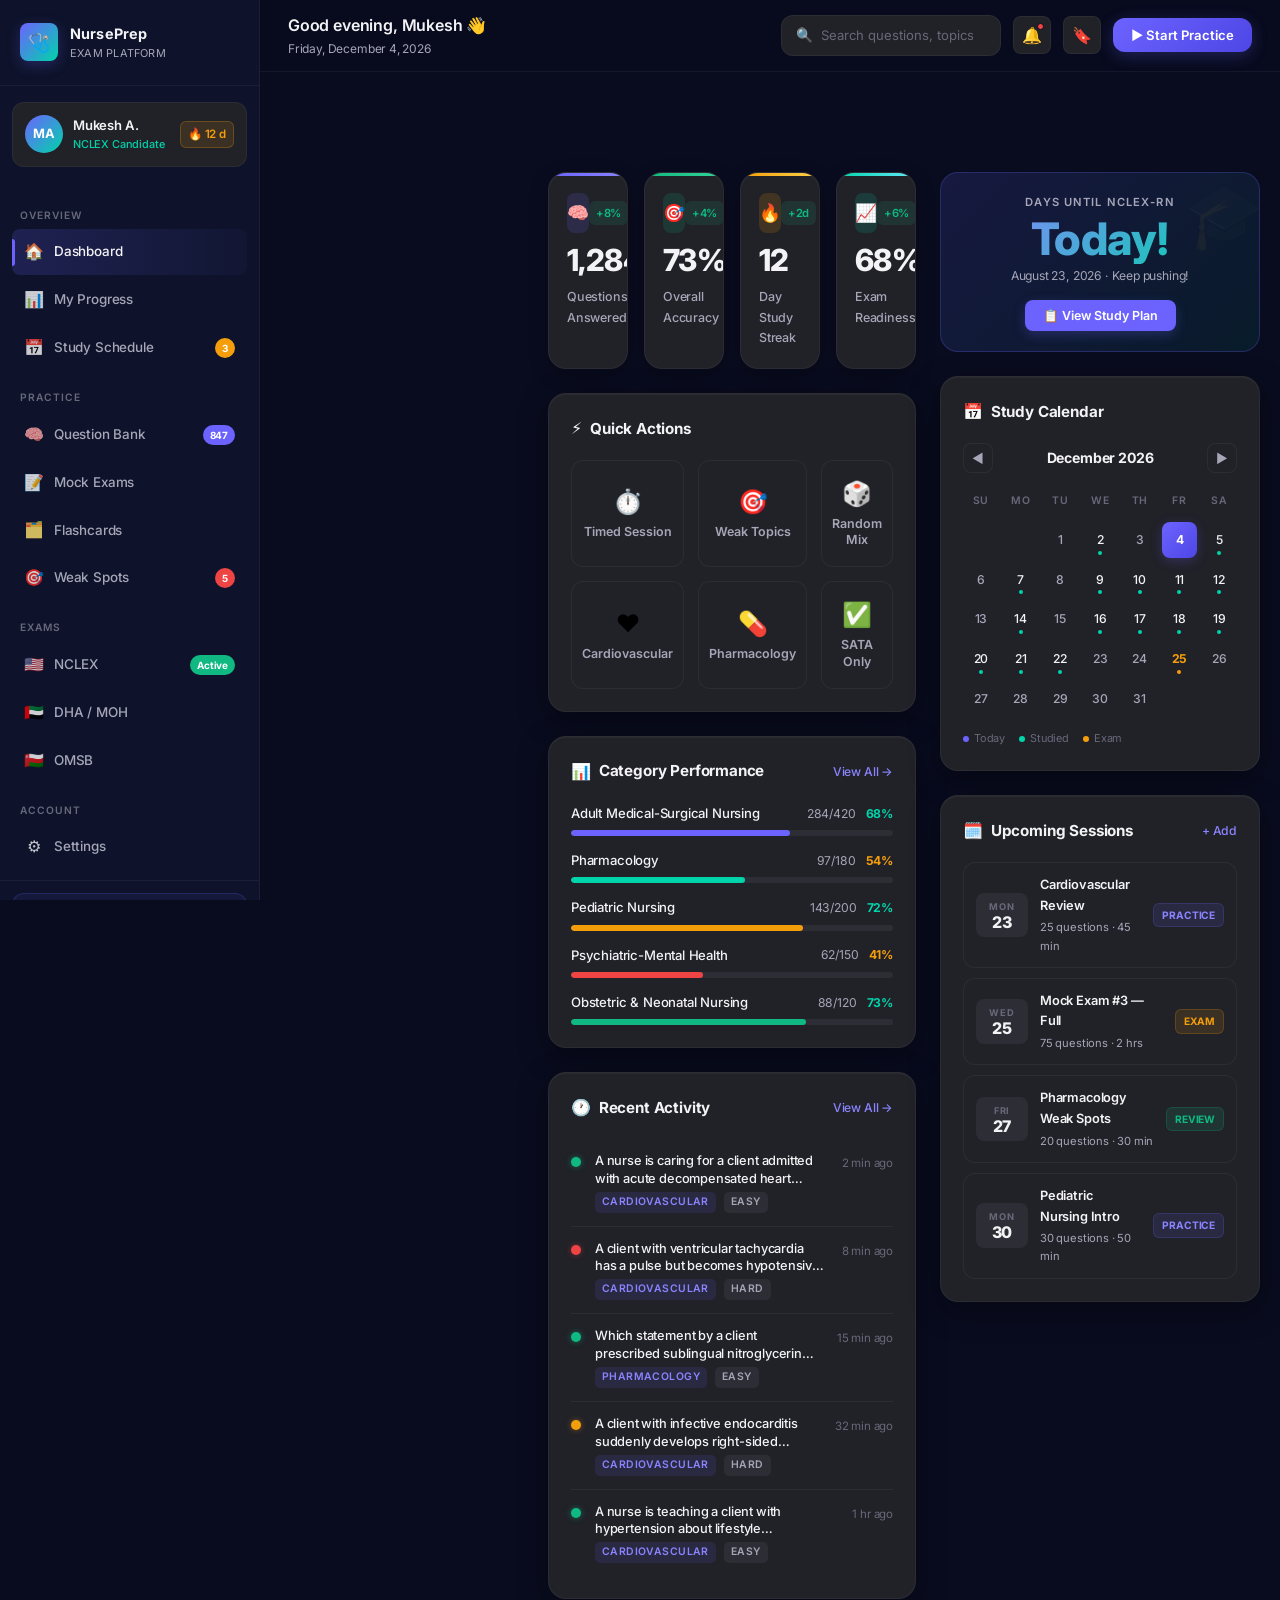
<file: index.html>
<!DOCTYPE html>
<html lang="en">
<head>
  <meta charset="UTF-8" />
  <meta name="viewport" content="width=device-width, initial-scale=1.0" />
  <meta name="description" content="NursePrep — Your personal nursing exam study hub. Track progress, practice questions, and prepare for NCLEX, DHA, MOH and OMSB exams." />
  <title>Student Hub — NursePrep</title>
  <link rel="stylesheet" href="style.css" />
</head>
<body>

<div class="app-shell">

  <!-- ═══════════════════════════════════════════════
       SIDEBAR
  ════════════════════════════════════════════════ -->
  <aside class="sidebar" id="sidebar" role="navigation" aria-label="Main navigation">

    <!-- Logo -->
    <div class="sidebar__logo">
      <div class="sidebar__logo-icon" aria-hidden="true">🩺</div>
      <div class="sidebar__logo-text">
        <span class="sidebar__logo-title">NursePrep</span>
        <span class="sidebar__logo-subtitle">Exam Platform</span>
      </div>
    </div>

    <!-- Student profile chip -->
    <div class="sidebar__profile">
      <div class="sidebar__avatar" aria-hidden="true">MA</div>
      <div class="sidebar__profile-info">
        <div class="sidebar__profile-name">Mukesh A.</div>
        <div class="sidebar__profile-tag">NCLEX Candidate</div>
      </div>
      <div class="sidebar__streak" title="Study streak">
        🔥 <span id="streak-count">12</span>d
      </div>
    </div>

    <!-- Navigation -->
    <nav class="sidebar__nav" aria-label="Site sections">

      <div class="sidebar__section-label">Overview</div>

      <a href="#" class="nav-item active" id="nav-dashboard" aria-current="page">
        <span class="nav-item__icon" aria-hidden="true">🏠</span>
        <span class="nav-item__label">Dashboard</span>
      </a>

      <a href="#" class="nav-item" id="nav-progress">
        <span class="nav-item__icon" aria-hidden="true">📊</span>
        <span class="nav-item__label">My Progress</span>
      </a>

      <a href="#" class="nav-item" id="nav-schedule">
        <span class="nav-item__icon" aria-hidden="true">📅</span>
        <span class="nav-item__label">Study Schedule</span>
        <span class="nav-item__badge warn">3</span>
      </a>

      <div class="sidebar__section-label">Practice</div>

      <a href="#" class="nav-item" id="nav-questions">
        <span class="nav-item__icon" aria-hidden="true">🧠</span>
        <span class="nav-item__label">Question Bank</span>
        <span class="nav-item__badge">847</span>
      </a>

      <a href="#" class="nav-item" id="nav-mock">
        <span class="nav-item__icon" aria-hidden="true">📝</span>
        <span class="nav-item__label">Mock Exams</span>
      </a>

      <a href="#" class="nav-item" id="nav-flashcards">
        <span class="nav-item__icon" aria-hidden="true">🗂️</span>
        <span class="nav-item__label">Flashcards</span>
      </a>

      <a href="#" class="nav-item" id="nav-weakspots">
        <span class="nav-item__icon" aria-hidden="true">🎯</span>
        <span class="nav-item__label">Weak Spots</span>
        <span class="nav-item__badge" style="background:#EF4444;">5</span>
      </a>

      <div class="sidebar__section-label">Exams</div>

      <a href="#" class="nav-item" id="nav-nclex">
        <span class="nav-item__icon" aria-hidden="true">🇺🇸</span>
        <span class="nav-item__label">NCLEX</span>
        <span class="nav-item__badge success">Active</span>
      </a>

      <a href="#" class="nav-item" id="nav-dha">
        <span class="nav-item__icon" aria-hidden="true">🇦🇪</span>
        <span class="nav-item__label">DHA / MOH</span>
      </a>

      <a href="#" class="nav-item" id="nav-omsb">
        <span class="nav-item__icon" aria-hidden="true">🇴🇲</span>
        <span class="nav-item__label">OMSB</span>
      </a>

      <div class="sidebar__section-label">Account</div>

      <a href="#" class="nav-item" id="nav-settings">
        <span class="nav-item__icon" aria-hidden="true">⚙️</span>
        <span class="nav-item__label">Settings</span>
      </a>

    </nav>

    <!-- Footer chip -->
    <div class="sidebar__footer">
      <div class="sidebar__exam-chip">
        <div class="sidebar__exam-chip-dot"></div>
        <div class="sidebar__exam-chip-info">
          <div class="sidebar__exam-chip-label">Target exam</div>
          <div class="sidebar__exam-chip-value" id="target-exam">NCLEX-RN · Aug 2026</div>
        </div>
      </div>

      <!-- Upgrade CTA -->
      <button class="sidebar__upgrade-btn" id="btn-open-upgrade" aria-haspopup="dialog" aria-label="Upgrade to Premium plan">
        <span>👑</span> Upgrade to Premium
        <span class="btn-arrow">▶</span>
      </button>
    </div>

  </aside>

  <!-- ═══════════════════════════════════════════════
       HEADER
  ════════════════════════════════════════════════ -->
  <header class="header" role="banner">

    <div class="header__left">
      <span class="header__greeting" id="header-greeting">Good morning, Mukesh 👋</span>
      <span class="header__date" id="header-date">Monday, June 23, 2026</span>
    </div>

    <div class="header__right">
      <!-- Search -->
      <div class="header__search" role="search">
        <span class="header__search-icon" aria-hidden="true">🔍</span>
        <input
          type="search"
          id="global-search"
          placeholder="Search questions, topics…"
          aria-label="Search questions and topics"
        />
      </div>

      <!-- Notification bell -->
      <button class="header__btn" id="btn-notifications" aria-label="View notifications">
        🔔
        <span class="header__btn-dot" aria-hidden="true"></span>
      </button>

      <!-- Bookmark -->
      <button class="header__btn" id="btn-bookmarks" aria-label="View bookmarked questions">
        🔖
      </button>

      <!-- CTA -->
      <button class="header__start-btn" id="btn-start-practice" aria-label="Start a practice session">
        ▶ Start Practice
      </button>
    </div>

  </header>

  <!-- ═══════════════════════════════════════════════
       MAIN
  ════════════════════════════════════════════════ -->
  <main class="main" role="main">

    <!-- ══════════════════════════════
         LEFT COLUMN
    ═══════════════════════════════ -->
    <div class="col-left">

      <!-- ── Stat Cards Row ───────────────────────── -->
      <div class="stats-row" aria-label="Study statistics">

        <!-- Total Questions Done -->
        <div class="stat-card stat-card--primary">
          <div class="stat-card__top">
            <div class="stat-card__icon-wrap" aria-hidden="true">🧠</div>
            <span class="stat-card__delta up" aria-label="Up 8% from last week">+8%</span>
          </div>
          <div class="stat-card__value" id="stat-total-questions">1,284</div>
          <div class="stat-card__label">Questions Answered</div>
        </div>

        <!-- Accuracy -->
        <div class="stat-card stat-card--success">
          <div class="stat-card__top">
            <div class="stat-card__icon-wrap" aria-hidden="true">🎯</div>
            <span class="stat-card__delta up">+4%</span>
          </div>
          <div class="stat-card__value" id="stat-accuracy">73%</div>
          <div class="stat-card__label">Overall Accuracy</div>
        </div>

        <!-- Study Streak -->
        <div class="stat-card stat-card--warn">
          <div class="stat-card__top">
            <div class="stat-card__icon-wrap" aria-hidden="true">🔥</div>
            <span class="stat-card__delta up">+2d</span>
          </div>
          <div class="stat-card__value" id="stat-streak">12</div>
          <div class="stat-card__label">Day Study Streak</div>
        </div>

        <!-- Readiness Score -->
        <div class="stat-card stat-card--accent">
          <div class="stat-card__top">
            <div class="stat-card__icon-wrap" aria-hidden="true">📈</div>
            <span class="stat-card__delta up">+6%</span>
          </div>
          <div class="stat-card__value" id="stat-readiness">68%</div>
          <div class="stat-card__label">Exam Readiness</div>
        </div>

      </div>

      <!-- ── Quick Actions ──────────────────────────── -->
      <div class="card">
        <div class="card__header">
          <h2 class="card__title"><span class="card__title-icon" aria-hidden="true">⚡</span>Quick Actions</h2>
        </div>
        <div class="quick-actions">

          <button class="quick-action-btn" id="qaction-timed" aria-label="Start a timed 25-question session">
            <span class="quick-action-btn__icon" aria-hidden="true">⏱️</span>
            <span class="quick-action-btn__label">Timed Session</span>
          </button>

          <button class="quick-action-btn" id="qaction-weak" aria-label="Practice your weakest topics">
            <span class="quick-action-btn__icon" aria-hidden="true">🎯</span>
            <span class="quick-action-btn__label">Weak Topics</span>
          </button>

          <button class="quick-action-btn" id="qaction-random" aria-label="Start a random mixed question set">
            <span class="quick-action-btn__icon" aria-hidden="true">🎲</span>
            <span class="quick-action-btn__label">Random Mix</span>
          </button>

          <button class="quick-action-btn" id="qaction-cardio" aria-label="Practice cardiovascular questions">
            <span class="quick-action-btn__icon" aria-hidden="true">❤️</span>
            <span class="quick-action-btn__label">Cardiovascular</span>
          </button>

          <button class="quick-action-btn" id="qaction-pharm" aria-label="Practice pharmacology questions">
            <span class="quick-action-btn__icon" aria-hidden="true">💊</span>
            <span class="quick-action-btn__label">Pharmacology</span>
          </button>

          <button class="quick-action-btn" id="qaction-sata" aria-label="Practice select all that apply questions">
            <span class="quick-action-btn__icon" aria-hidden="true">✅</span>
            <span class="quick-action-btn__label">SATA Only</span>
          </button>

        </div>
      </div>

      <!-- ── Category Performance ──────────────────── -->
      <div class="card">
        <div class="card__header">
          <h2 class="card__title"><span class="card__title-icon" aria-hidden="true">📊</span>Category Performance</h2>
          <span class="card__action" id="view-all-categories" role="button" tabindex="0">View All →</span>
        </div>
        <div class="progress-list" id="category-progress-list" aria-label="Category performance breakdown">
          <!-- Populated by JavaScript -->
        </div>
      </div>

      <!-- ── Recent Activity ───────────────────────── -->
      <div class="card">
        <div class="card__header">
          <h2 class="card__title"><span class="card__title-icon" aria-hidden="true">🕐</span>Recent Activity</h2>
          <span class="card__action" id="view-all-activity" role="button" tabindex="0">View All →</span>
        </div>
        <ul class="activity-list" id="activity-list" aria-label="Recent question activity">
          <!-- Populated by JavaScript -->
        </ul>
      </div>

    </div>

    <!-- ══════════════════════════════
         RIGHT COLUMN
    ═══════════════════════════════ -->
    <div class="col-right">

      <!-- ── Exam Countdown ────────────────────────── -->
      <div class="exam-countdown" role="status" aria-label="Days until your exam">
        <div class="exam-countdown__label">Days Until NCLEX-RN</div>
        <div class="exam-countdown__days" id="countdown-days">61</div>
        <div class="exam-countdown__sub">August 23, 2026 · Keep pushing!</div>
        <button class="exam-countdown__btn" id="btn-study-plan">
          📋 View Study Plan
        </button>
      </div>

      <!-- ── Calendar ──────────────────────────────── -->
      <div class="card calendar" id="calendar-card" aria-label="Study calendar">
        <div class="card__header">
          <h2 class="card__title"><span class="card__title-icon" aria-hidden="true">📅</span>Study Calendar</h2>
        </div>

        <div class="calendar__nav">
          <button class="calendar__nav-btn" id="cal-prev" aria-label="Previous month">◀</button>
          <span class="calendar__month-label" id="cal-month-label">June 2026</span>
          <button class="calendar__nav-btn" id="cal-next" aria-label="Next month">▶</button>
        </div>

        <div class="calendar__grid" id="cal-grid" role="grid" aria-label="Calendar grid">
          <!-- Day labels -->
          <div class="calendar__day-label" aria-hidden="true">Su</div>
          <div class="calendar__day-label" aria-hidden="true">Mo</div>
          <div class="calendar__day-label" aria-hidden="true">Tu</div>
          <div class="calendar__day-label" aria-hidden="true">We</div>
          <div class="calendar__day-label" aria-hidden="true">Th</div>
          <div class="calendar__day-label" aria-hidden="true">Fr</div>
          <div class="calendar__day-label" aria-hidden="true">Sa</div>
          <!-- Days injected by JS -->
        </div>

        <div class="calendar__legend" aria-hidden="true">
          <div class="calendar__legend-item">
            <div class="calendar__legend-dot" style="background:var(--clr-primary)"></div>Today
          </div>
          <div class="calendar__legend-item">
            <div class="calendar__legend-dot" style="background:var(--clr-accent)"></div>Studied
          </div>
          <div class="calendar__legend-item">
            <div class="calendar__legend-dot" style="background:var(--clr-warn)"></div>Exam
          </div>
        </div>
      </div>

      <!-- ── Upcoming Sessions ─────────────────────── -->
      <div class="card">
        <div class="card__header">
          <h2 class="card__title"><span class="card__title-icon" aria-hidden="true">🗓️</span>Upcoming Sessions</h2>
          <span class="card__action" id="add-session" role="button" tabindex="0">+ Add</span>
        </div>
        <div class="sessions-list" id="sessions-list" aria-label="Scheduled study sessions">
          <!-- Populated by JavaScript -->
        </div>
      </div>

    </div>

  </main>

</div><!-- /.app-shell -->

<script src="app.js"></script>

<!-- ═══════════════════════════════════════════════════════════
     PREMIUM UPGRADE MODAL
════════════════════════════════════════════════════════════ -->
<div class="upgrade-overlay" id="upgrade-overlay" role="dialog" aria-modal="true" aria-labelledby="upgrade-modal-title">
  <div class="upgrade-modal" id="upgrade-modal">

    <!-- ── Header ──────────────────────────────────────────── -->
    <div class="upgrade-modal__header" id="upgrade-form-section">
      <button class="upgrade-modal__close" id="upgrade-close-btn" aria-label="Close upgrade modal">✕</button>
      <span class="upgrade-modal__crown">👑</span>
      <h2 class="upgrade-modal__title" id="upgrade-modal-title">Unlock NursePrep Premium</h2>
      <p class="upgrade-modal__sub">Full question bank · Mock exams · Smart analytics · Priority support</p>
    </div>

    <!-- ── Plan selector ───────────────────────────────────── -->
    <div class="plan-row" role="group" aria-label="Select a subscription plan">

      <div class="plan-card" data-plan="monthly" id="plan-monthly" role="radio" aria-checked="false" tabindex="0">
        <div class="plan-card__label">Monthly</div>
        <div class="plan-card__price">PKR 2,000<span>/mo</span></div>
        <div class="plan-card__saving">&nbsp;</div>
      </div>

      <div class="plan-card" data-plan="bimonthly" id="plan-bimonthly" role="radio" aria-checked="false" tabindex="0">
        <div class="plan-card__label">Bi-Monthly</div>
        <div class="plan-card__price">PKR 3,500<span>/2 mo</span></div>
        <div class="plan-card__saving">Save 12%</div>
      </div>

      <div class="plan-card selected" data-plan="quarterly" id="plan-quarterly" role="radio" aria-checked="true" tabindex="0">
        <div class="plan-card__badge">⭐ Most Popular</div>
        <div class="plan-card__label">Quarterly</div>
        <div class="plan-card__price">PKR 5,000<span>/3 mo</span></div>
        <div class="plan-card__saving">Save 17%</div>
      </div>

    </div>

    <!-- ── Benefits strip ──────────────────────────────────── -->
    <div class="upgrade-benefits" aria-label="Premium benefits">
      <div class="upgrade-benefit"><span class="upgrade-benefit__check">✓</span> Full question bank (847+)</div>
      <div class="upgrade-benefit"><span class="upgrade-benefit__check">✓</span> Unlimited mock exams</div>
      <div class="upgrade-benefit"><span class="upgrade-benefit__check">✓</span> NGN Next-Gen Questions</div>
      <div class="upgrade-benefit"><span class="upgrade-benefit__check">✓</span> Smart weak-spot AI</div>
      <div class="upgrade-benefit"><span class="upgrade-benefit__check">✓</span> NCLEX · DHA · OMSB</div>
      <div class="upgrade-benefit"><span class="upgrade-benefit__check">✓</span> Priority support</div>
    </div>

    <div class="upgrade-divider"></div>

    <!-- ── Payment method tabs ─────────────────────────────── -->
    <div class="payment-method-tabs" role="tablist" aria-label="Payment method">
      <button class="pmt-tab active" id="pmt-tab-wallet" role="tab" aria-selected="true" aria-controls="panel-wallet">
        <span class="pmt-tab__icon">📱</span> Easypaisa / JazzCash
      </button>
      <button class="pmt-tab" id="pmt-tab-bank" role="tab" aria-selected="false" aria-controls="panel-bank">
        <span class="pmt-tab__icon">🏦</span> Direct Bank Transfer / Raast
      </button>
    </div>

    <!-- ════════════════════════════════════════
         WALLET PANEL
    ═════════════════════════════════════════ -->
    <div class="payment-panel active" id="panel-wallet" role="tabpanel" aria-labelledby="pmt-tab-wallet">

      <!-- Wallet selector -->
      <div class="wallet-subtabs" role="group" aria-label="Select mobile wallet">
        <button class="wallet-tab active" data-wallet="easypaisa" id="wtab-easypaisa" aria-pressed="true">
          💚 Easypaisa
        </button>
        <button class="wallet-tab" data-wallet="jazzcash" id="wtab-jazzcash" aria-pressed="false">
          🔴 JazzCash
        </button>
      </div>

      <!-- Instruction Step and Account Details Card -->
      <div class="instruction-box">
        <div class="instruction-step">
          <span class="step-num">Step 1:</span> Transfer the selected plan amount using your mobile wallet app to the account below.
        </div>
      </div>

      <!-- Send-to display (updates dynamically) -->
      <div class="wallet-send-to" id="wallet-send-to-card" aria-live="polite">
        <div class="wallet-send-to__icon-bg" id="wallet-icon-bg" style="background:rgba(0,180,80,0.15);">💚</div>
        <div class="wallet-send-to__info">
          <div class="wallet-send-to__tag">Send <span id="plan-price-label">PKR 4,999</span> to this <span id="wallet-label">Easypaisa</span> account</div>
          
          <!-- Account Phone Number Field -->
          <div class="account-field-wrap">
            <span class="account-field-label">Account Phone Number:</span>
            <span class="wallet-send-to__number" id="wallet-number">0311-2345678</span>
          </div>
          
          <div class="account-field-wrap">
            <span class="account-field-label">Account Title:</span>
            <span class="wallet-send-to__name" id="wallet-account-name">NursePrep Payments</span>
          </div>
        </div>
        <button class="wallet-copy-btn" id="wallet-copy-btn" aria-label="Copy wallet number">📋 Copy Number</button>
      </div>

      <div class="instruction-box" style="margin-top: 12px; margin-bottom: 12px;">
        <div class="instruction-step">
          <span class="step-num">Step 2:</span> Enter your transaction details below to verify your payment.
        </div>
      </div>

      <!-- Wallet form fields -->
      <form id="wallet-form" novalidate>
        <div class="upgrade-field-row">
          <div class="upgrade-field">
            <label for="wallet-sender-number">Your <span id="wallet-label">Easypaisa</span> Wallet Number</label>
            <input type="tel" id="wallet-sender-number" name="sender_number"
              placeholder="e.g. 0300XXXXXXX" autocomplete="tel" required />
          </div>
          <div class="upgrade-field">
            <label for="wallet-txn-id">Transaction ID (TID)</label>
            <input type="text" id="wallet-txn-id" name="transaction_id"
              placeholder="e.g. 8274651" required />
          </div>
        </div>

        <!-- Wallet Receipt screenshot upload box -->
        <div class="upgrade-field">
          <label>Upload Receipt Screenshot (Recommended)</label>
          <div class="receipt-dropzone" id="wallet-receipt-dropzone" role="button" aria-label="Upload payment receipt screenshot" tabindex="0">
            <input type="file" id="wallet-receipt-file-input" accept="image/*" aria-label="Choose receipt file" />
            <span class="receipt-dropzone__icon">📎</span>
            <div class="receipt-dropzone__text">
              <strong>Click to browse image</strong> or drag &amp; drop it here
            </div>
            <div class="receipt-dropzone__hint">JPG, PNG, WEBP · Max 5 MB</div>
            <div class="file-preview" id="wallet-file-preview">
              <span>📄</span>
              <span id="wallet-file-preview-name">receipt.jpg</span>
              <span class="file-preview__remove" id="wallet-file-remove-btn" role="button" tabindex="0" aria-label="Remove file">✕</span>
            </div>
          </div>
        </div>

        <div class="upgrade-field">
          <label for="wallet-sender-name">Your Full Name (on Account)</label>
          <input type="text" id="wallet-sender-name" name="sender_name"
            placeholder="As registered on your mobile wallet" required />
        </div>

        <button type="submit" class="upgrade-submit-btn" id="wallet-submit-btn">
          <span class="spinner" aria-hidden="true"></span>
          <span class="btn-label">Submit Payment Verification Request →</span>
        </button>
      </form>

    </div><!-- /#panel-wallet -->

    <!-- ════════════════════════════════════════
         BANK TRANSFER PANEL
    ═════════════════════════════════════════ -->
    <div class="payment-panel" id="panel-bank" role="tabpanel" aria-labelledby="pmt-tab-bank">

      <!-- Instruction Step -->
      <div class="instruction-box" style="margin-bottom: 14px;">
        <div class="instruction-step">
          <span class="step-num">Step 1:</span> Send the fee via your Banking App / IBFT or Raast using the bank details below.
        </div>
      </div>

      <!-- IBFT bank details card (clear text blocks) -->
      <div class="bank-details-card">
        <div class="bank-details-card__head">🏦 Direct Bank Transfer / Raast Details</div>
        
        <div class="bank-detail-block">
          <span class="bank-detail-label">Bank Name</span>
          <div class="bank-detail-value-wrap">
            <span class="bank-detail-value">Meezan Bank Limited</span>
          </div>
        </div>
        
        <div class="bank-detail-block">
          <span class="bank-detail-label">Account Title</span>
          <div class="bank-detail-value-wrap">
            <span class="bank-detail-value">NursePrep Education Services</span>
          </div>
        </div>
        
        <div class="bank-detail-block">
          <span class="bank-detail-label">IBAN</span>
          <div class="bank-detail-value-wrap">
            <span class="bank-detail-value font-mono highlight-val" id="bank-iban">PK36MEZN0001280104921847</span>
            <button type="button" class="mini-copy-btn" onclick="navigator.clipboard.writeText('PK36MEZN0001280104921847'); alert('IBAN Copied!');" aria-label="Copy IBAN">📋 Copy</button>
          </div>
        </div>

        <div class="bank-detail-block">
          <span class="bank-detail-label">Account Number</span>
          <div class="bank-detail-value-wrap">
            <span class="bank-detail-value font-mono" id="bank-account-num">0128-0104921847</span>
            <button type="button" class="mini-copy-btn" onclick="navigator.clipboard.writeText('01280104921847'); alert('Account Number Copied!');" aria-label="Copy Account Number">📋 Copy</button>
          </div>
        </div>

        <div class="bank-detail-block">
          <span class="bank-detail-label">Raast ID</span>
          <div class="bank-detail-value-wrap">
            <span class="bank-detail-value font-mono highlight-val" id="bank-raast-id">nurseprep@raast</span>
            <button type="button" class="mini-copy-btn" onclick="navigator.clipboard.writeText('nurseprep@raast'); alert('Raast ID Copied!');" aria-label="Copy Raast ID">📋 Copy</button>
          </div>
        </div>

        <div class="bank-detail-block">
          <span class="bank-detail-label">Reference (Required)</span>
          <div class="bank-detail-value-wrap">
            <span class="bank-detail-value font-mono highlight-val" id="bank-plan-ref">QUARTERLY-4999</span>
          </div>
        </div>
      </div>

      <!-- Instruction Step 2 -->
      <div class="instruction-box" style="margin-bottom: 12px;">
        <div class="instruction-step">
          <span class="step-num">Step 2:</span> Upload a screenshot of your payment receipt and enter your account name below.
        </div>
      </div>

      <!-- Receipt upload -->
      <div class="receipt-dropzone" id="receipt-dropzone"
           role="button" aria-label="Upload payment receipt screenshot"
           tabindex="0">
        <input type="file" id="receipt-file-input"
               accept="image/jpeg,image/png,image/webp,application/pdf"
               aria-label="Choose receipt file" />
        <span class="receipt-dropzone__icon">📎</span>
        <div class="receipt-dropzone__text">
          <strong>Click to browse receipt screenshot</strong> or drag &amp; drop it here
        </div>
        <div class="receipt-dropzone__hint">JPG, PNG, WEBP or PDF · Max 5 MB</div>
        <div class="file-preview" id="file-preview">
          <span>📄</span>
          <span id="file-preview-name">receipt.jpg</span>
          <span class="file-preview__remove" id="file-remove-btn" role="button" tabindex="0" aria-label="Remove file">✕</span>
        </div>
      </div>

      <!-- Bank form fields -->
      <form id="bank-form" novalidate>
        <div class="upgrade-field-row">
          <div class="upgrade-field">
            <label for="bank-sender-name">Your Full Account Title / Name</label>
            <input type="text" id="bank-sender-name" name="sender_name"
              placeholder="e.g. As registered on bank account" required />
          </div>
          <div class="upgrade-field">
            <label for="bank-sender-email">Email Address (for account notification)</label>
            <input type="email" id="bank-sender-email" name="sender_email"
              placeholder="e.g. student@example.com" />
          </div>
        </div>

        <button type="submit" class="upgrade-submit-btn" id="bank-submit-btn">
          <span class="spinner" aria-hidden="true"></span>
          <span class="btn-label">Submit Verification Receipt →</span>
        </button>
      </form>

    </div><!-- /#panel-bank -->

    <!-- ── Footer note ─────────────────────────────────────── -->
    <p class="upgrade-modal__footer">
      🔒 All payment information is reviewed manually by our team within 24 hours.
      Once verified, your account will be activated immediately.
      For support: <strong>support@nurseprep.pk</strong>
    </p>

    <!-- ── Success screen ──────────────────────────────────── -->
    <div class="upgrade-success" id="upgrade-success" aria-live="polite">
      <span class="upgrade-success__icon">🎉</span>
      <h3 class="upgrade-success__title">Request Received!</h3>
      <p class="upgrade-success__msg" id="upgrade-success-msg">
        Your payment proof has been submitted. Our team will verify it within 24 hours
        and send you a confirmation to activate your Premium account.
      </p>
      <div class="upgrade-success__id" id="upgrade-request-id">REQ-XXXXXXXX</div>
      <br />
      <button class="upgrade-success__close" id="upgrade-success-close">Close &amp; Continue Studying</button>
    </div>

  </div><!-- /.upgrade-modal -->
</div><!-- /.upgrade-overlay -->

</body>
</html>
</file>
<file: style.css>
/* ============================================================
   NURSING EXAM PREP — STUDENT HUB
   Global Design System
   ============================================================ */

@import url('https://fonts.googleapis.com/css2?family=Inter:wght@300;400;500;600;700;800&display=swap');

/* ── CSS Custom Properties ─────────────────────────────────── */
:root {
  /* Brand palette */
  --clr-primary:        #6C63FF;
  --clr-primary-light:  #8A84FF;
  --clr-primary-dark:   #4E46E5;
  --clr-primary-glow:   rgba(108, 99, 255, 0.25);

  --clr-accent:         #00D4AA;
  --clr-accent-light:   rgba(0, 212, 170, 0.15);

  --clr-warn:           #F59E0B;
  --clr-danger:         #EF4444;
  --clr-success:        #10B981;

  /* Surfaces */
  --clr-bg:             #090C1F;          /* Deep ambient navy/sapphire */
  --clr-surface:        #0E132B;          /* Sidebar deep sapphire background */
  --clr-surface-2:      #212128;          /* Warm, inviting graphite gray cards */
  --clr-surface-3:      #2D2D35;          /* Warm charcoal hover / fields */
  --clr-border:         rgba(255,255,255,0.05);
  --clr-border-hover:   rgba(255,255,255,0.12);

  /* Text */
  --clr-text-primary:   #F3F3F5;          /* Warm off-white (no harsh pure whites) */
  --clr-text-secondary: #A6A6B8;          /* High contrast warm gray */
  --clr-text-muted:     #68687A;

  /* Layout */
  --sidebar-width:      260px;
  --header-height:      72px;
  --radius-sm:          8px;
  --radius-md:          12px;
  --radius-lg:          18px;
  --radius-xl:          24px;

  /* Shadows */
  --shadow-card:        0 8px 30px rgba(0,0,0,0.4), inset 0 1px 0 rgba(255,255,255,0.04);
  --shadow-glow:        0 0 30px rgba(108,99,255,0.15);

  /* Transitions */
  --transition:         all 0.24s cubic-bezier(0.4, 0, 0.2, 1);
}

/* ── Reset ──────────────────────────────────────────────────── */
*, *::before, *::after { box-sizing: border-box; margin: 0; padding: 0; }

html { font-size: 16px; scroll-behavior: smooth; }

body {
  font-family: 'Inter', system-ui, -apple-system, sans-serif;
  background-color: var(--clr-bg);
  color: var(--clr-text-primary);
  line-height: 1.62;
  min-height: 100vh;
  overflow-x: hidden;
  letter-spacing: -0.011em;
  -webkit-font-smoothing: antialiased;
  -moz-osx-font-smoothing: grayscale;
}

a { text-decoration: none; color: inherit; }
button { cursor: pointer; border: none; background: none; font-family: inherit; }
ul { list-style: none; }
img { display: block; max-width: 100%; }

/* ── Scrollbar ──────────────────────────────────────────────── */
::-webkit-scrollbar { width: 5px; }
::-webkit-scrollbar-track { background: var(--clr-surface); }
::-webkit-scrollbar-thumb { background: var(--clr-surface-3); border-radius: 99px; }

/* ============================================================
   APP SHELL
   ============================================================ */

.app-shell {
  display: grid;
  grid-template-columns: var(--sidebar-width) 1fr;
  grid-template-rows: var(--header-height) 1fr;
  grid-template-areas:
    "sidebar header"
    "sidebar main";
  min-height: 100vh;
}

/* ============================================================
   SIDEBAR
   ============================================================ */

.sidebar {
  grid-area: sidebar;
  background: var(--clr-surface);
  border-right: 1px solid var(--clr-border);
  display: flex;
  flex-direction: column;
  position: fixed;
  top: 0; left: 0;
  width: var(--sidebar-width);
  height: 100vh;
  overflow-y: auto;
  z-index: 100;
  transition: var(--transition);
}

/* Logo */
.sidebar__logo {
  display: flex;
  align-items: center;
  gap: 12px;
  padding: 22px 20px;
  border-bottom: 1px solid var(--clr-border);
}

.sidebar__logo-icon {
  width: 38px; height: 38px;
  background: linear-gradient(135deg, var(--clr-primary), var(--clr-accent));
  border-radius: var(--radius-sm);
  display: flex; align-items: center; justify-content: center;
  font-size: 18px;
  flex-shrink: 0;
  box-shadow: 0 4px 14px var(--clr-primary-glow);
}

.sidebar__logo-text {
  display: flex; flex-direction: column;
}

.sidebar__logo-title {
  font-size: 0.9rem;
  font-weight: 700;
  color: var(--clr-text-primary);
  letter-spacing: 0.01em;
}

.sidebar__logo-subtitle {
  font-size: 0.68rem;
  color: var(--clr-text-secondary);
  font-weight: 400;
  letter-spacing: 0.02em;
  text-transform: uppercase;
}

/* Student profile card in sidebar */
.sidebar__profile {
  display: flex;
  align-items: center;
  gap: 10px;
  margin: 16px 12px;
  padding: 12px;
  background: var(--clr-surface-2);
  border-radius: var(--radius-md);
  border: 1px solid var(--clr-border);
  transition: var(--transition);
}
.sidebar__profile:hover { border-color: var(--clr-border-hover); }

.sidebar__avatar {
  width: 38px; height: 38px;
  border-radius: 50%;
  background: linear-gradient(135deg, #6C63FF 0%, #00D4AA 100%);
  display: flex; align-items: center; justify-content: center;
  font-size: 0.8rem; font-weight: 700; color: #fff;
  flex-shrink: 0;
}

.sidebar__profile-info { flex: 1; overflow: hidden; }

.sidebar__profile-name {
  font-size: 0.82rem; font-weight: 600;
  color: var(--clr-text-primary);
  white-space: nowrap; overflow: hidden; text-overflow: ellipsis;
}

.sidebar__profile-tag {
  font-size: 0.68rem; color: var(--clr-accent);
  font-weight: 500;
}

/* Streak badge */
.sidebar__streak {
  display: flex;
  align-items: center;
  gap: 3px;
  background: rgba(245, 158, 11, 0.12);
  border: 1px solid rgba(245, 158, 11, 0.25);
  border-radius: 6px;
  padding: 3px 7px;
  font-size: 0.72rem;
  color: var(--clr-warn);
  font-weight: 600;
}

/* Nav sections */
.sidebar__nav { flex: 1; padding: 8px 12px; }

.sidebar__section-label {
  font-size: 0.64rem;
  font-weight: 600;
  color: var(--clr-text-muted);
  text-transform: uppercase;
  letter-spacing: 0.1em;
  padding: 16px 8px 6px;
}

.nav-item {
  display: flex;
  align-items: center;
  gap: 10px;
  padding: 10px 12px;
  border-radius: var(--radius-sm);
  margin-bottom: 2px;
  cursor: pointer;
  transition: var(--transition);
  position: relative;
}

.nav-item:hover {
  background: var(--clr-surface-2);
  color: var(--clr-text-primary);
}

.nav-item.active {
  background: linear-gradient(90deg, rgba(108,99,255,0.18) 0%, rgba(108,99,255,0.04) 100%);
  color: var(--clr-primary-light);
  font-weight: 600;
}

.nav-item.active::before {
  content: '';
  position: absolute;
  left: 0; top: 20%; bottom: 20%;
  width: 3px;
  background: var(--clr-primary);
  border-radius: 0 3px 3px 0;
}

.nav-item__icon {
  width: 20px;
  font-size: 1rem;
  text-align: center;
  flex-shrink: 0;
  opacity: 0.8;
}

.nav-item.active .nav-item__icon { opacity: 1; }

.nav-item__label {
  font-size: 0.84rem;
  font-weight: 500;
  flex: 1;
  color: var(--clr-text-secondary);
  transition: var(--transition);
}

.nav-item:hover .nav-item__label,
.nav-item.active .nav-item__label {
  color: var(--clr-text-primary);
}

.nav-item__badge {
  background: var(--clr-primary);
  color: #fff;
  font-size: 0.62rem;
  font-weight: 700;
  padding: 2px 7px;
  border-radius: 99px;
  min-width: 20px;
  text-align: center;
}

.nav-item__badge.warn { background: var(--clr-warn); }
.nav-item__badge.success { background: var(--clr-success); }

/* Sidebar footer */
.sidebar__footer {
  padding: 12px;
  border-top: 1px solid var(--clr-border);
}

.sidebar__exam-chip {
  display: flex;
  align-items: center;
  gap: 8px;
  background: rgba(108, 99, 255, 0.08);
  border: 1px solid rgba(108, 99, 255, 0.2);
  border-radius: var(--radius-md);
  padding: 10px 14px;
  font-size: 0.78rem;
}

.sidebar__exam-chip-dot {
  width: 8px; height: 8px;
  background: var(--clr-accent);
  border-radius: 50%;
  animation: pulse 2s infinite;
}

@keyframes pulse {
  0%, 100% { opacity: 1; transform: scale(1); }
  50% { opacity: 0.5; transform: scale(0.85); }
}

.sidebar__exam-chip-info { flex: 1; }
.sidebar__exam-chip-label { font-size: 0.68rem; color: var(--clr-text-secondary); }
.sidebar__exam-chip-value { font-size: 0.8rem; font-weight: 600; color: var(--clr-primary-light); }

/* ============================================================
   HEADER
   ============================================================ */

.header {
  grid-area: header;
  position: fixed;
  top: 0;
  left: var(--sidebar-width);
  right: 0;
  height: var(--header-height);
  background: rgba(9, 12, 31, 0.85);
  backdrop-filter: blur(16px);
  -webkit-backdrop-filter: blur(16px);
  border-bottom: 1px solid var(--clr-border);
  display: flex;
  align-items: center;
  justify-content: space-between;
  padding: 0 28px;
  z-index: 99;
}

.header__left { display: flex; flex-direction: column; }

.header__greeting {
  font-size: 1rem;
  font-weight: 600;
  color: var(--clr-text-primary);
}

.header__date {
  font-size: 0.75rem;
  color: var(--clr-text-secondary);
}

.header__right {
  display: flex;
  align-items: center;
  gap: 12px;
}

.header__search {
  display: flex;
  align-items: center;
  gap: 8px;
  background: var(--clr-surface-2);
  border: 1px solid var(--clr-border);
  border-radius: var(--radius-md);
  padding: 8px 14px;
  width: 220px;
  transition: var(--transition);
}

.header__search:focus-within {
  border-color: var(--clr-primary);
  box-shadow: 0 0 0 3px var(--clr-primary-glow);
}

.header__search-icon { font-size: 0.85rem; color: var(--clr-text-muted); }

.header__search input {
  background: none;
  border: none;
  outline: none;
  color: var(--clr-text-primary);
  font-size: 0.82rem;
  font-family: inherit;
  width: 100%;
}

.header__search input::placeholder { color: var(--clr-text-muted); }

.header__btn {
  width: 38px; height: 38px;
  border-radius: var(--radius-sm);
  background: var(--clr-surface-2);
  border: 1px solid var(--clr-border);
  display: flex; align-items: center; justify-content: center;
  font-size: 1rem;
  color: var(--clr-text-secondary);
  transition: var(--transition);
  position: relative;
}

.header__btn:hover {
  background: var(--clr-surface-3);
  color: var(--clr-text-primary);
  border-color: var(--clr-border-hover);
}

.header__btn-dot {
  position: absolute;
  top: 6px; right: 6px;
  width: 7px; height: 7px;
  background: var(--clr-danger);
  border-radius: 50%;
  border: 1.5px solid var(--clr-bg);
}

.header__start-btn {
  display: flex;
  align-items: center;
  gap: 7px;
  background: linear-gradient(135deg, var(--clr-primary), var(--clr-primary-dark));
  color: #fff;
  border-radius: var(--radius-md);
  padding: 9px 18px;
  font-size: 0.82rem;
  font-weight: 600;
  transition: var(--transition);
  box-shadow: 0 4px 16px var(--clr-primary-glow);
}

.header__start-btn:hover {
  transform: translateY(-1px);
  box-shadow: 0 6px 22px var(--clr-primary-glow);
}

/* ============================================================
   MAIN CONTENT
   ============================================================ */

.main {
  grid-area: main;
  margin-top: var(--header-height);
  margin-left: var(--sidebar-width);
  padding: 28px;
  display: grid;
  grid-template-columns: 1fr 320px;
  grid-template-rows: auto;
  gap: 24px;
  align-items: start;
  min-height: calc(100vh - var(--header-height));
}

/* ── Card base ──────────────────────────────────────────────── */
.card {
  background: var(--clr-surface-2);
  border: 1px solid var(--clr-border);
  border-radius: var(--radius-lg);
  padding: 22px;
  box-shadow: var(--shadow-card);
  transition: var(--transition);
}

.card:hover { border-color: var(--clr-border-hover); }

.card__header {
  display: flex;
  align-items: center;
  justify-content: space-between;
  margin-bottom: 18px;
}

.card__title {
  font-size: 0.95rem;
  font-weight: 700;
  color: var(--clr-text-primary);
  display: flex;
  align-items: center;
  gap: 8px;
}

.card__title-icon { font-size: 1rem; }

.card__action {
  font-size: 0.76rem;
  color: var(--clr-primary-light);
  font-weight: 500;
  cursor: pointer;
  transition: var(--transition);
}
.card__action:hover { color: var(--clr-primary); }

/* ============================================================
   LEFT COLUMN
   ============================================================ */

.col-left { display: flex; flex-direction: column; gap: 24px; }

/* ── Stats Row ──────────────────────────────────────────────── */
.stats-row {
  display: grid;
  grid-template-columns: repeat(4, 1fr);
  gap: 16px;
}

.stat-card {
  background: var(--clr-surface-2);
  border: 1px solid var(--clr-border);
  border-radius: var(--radius-lg);
  padding: 20px 18px;
  display: flex;
  flex-direction: column;
  gap: 12px;
  transition: var(--transition);
  cursor: default;
  position: relative;
  overflow: hidden;
  box-shadow: 0 6px 20px rgba(0, 0, 0, 0.22), inset 0 1px 0 rgba(255, 255, 255, 0.04);
}

.stat-card::after {
  content: '';
  position: absolute;
  top: 0; left: 0; right: 0;
  height: 3px;
  border-radius: var(--radius-lg) var(--radius-lg) 0 0;
}

.stat-card--primary::after   { background: linear-gradient(90deg, var(--clr-primary), var(--clr-primary-light)); }
.stat-card--success::after   { background: linear-gradient(90deg, var(--clr-success), #34d399); }
.stat-card--warn::after      { background: linear-gradient(90deg, var(--clr-warn), #FCD34D); }
.stat-card--accent::after    { background: linear-gradient(90deg, var(--clr-accent), #67e8f9); }

.stat-card:hover {
  transform: translateY(-3px);
  border-color: var(--clr-border-hover);
  box-shadow: 0 12px 35px rgba(0, 0, 0, 0.45), inset 0 1px 0 rgba(255, 255, 255, 0.06);
}

.stat-card__top { display: flex; align-items: center; justify-content: space-between; }

.stat-card__icon-wrap {
  width: 40px; height: 40px;
  border-radius: var(--radius-sm);
  display: flex; align-items: center; justify-content: center;
  font-size: 1.1rem;
}

.stat-card--primary .stat-card__icon-wrap  { background: rgba(108,99,255,0.15); }
.stat-card--success .stat-card__icon-wrap  { background: rgba(16,185,129,0.15); }
.stat-card--warn .stat-card__icon-wrap     { background: rgba(245,158,11,0.15); }
.stat-card--accent .stat-card__icon-wrap   { background: rgba(0,212,170,0.15); }

.stat-card__delta {
  font-size: 0.7rem;
  font-weight: 600;
  padding: 3px 7px;
  border-radius: 6px;
}

.stat-card__delta.up   { background: rgba(16,185,129,0.12); color: var(--clr-success); }
.stat-card__delta.down { background: rgba(239,68,68,0.12);  color: var(--clr-danger); }

.stat-card__value {
  font-size: 1.9rem;
  font-weight: 800;
  color: var(--clr-text-primary);
  letter-spacing: -0.02em;
  line-height: 1;
}

.stat-card__label {
  font-size: 0.78rem;
  color: var(--clr-text-secondary);
  font-weight: 500;
}

/* ── Progress Ring on stat card ──── */
.stat-card__ring-wrap { display: flex; align-items: center; gap: 14px; }

.ring-svg { transform: rotate(-90deg); }

.ring-bg { fill: none; stroke: var(--clr-surface-3); }

.ring-fill {
  fill: none;
  stroke-linecap: round;
  transition: stroke-dashoffset 1s ease;
}

/* ── Session / Category Progress ──────────────────────────── */
.progress-list { display: flex; flex-direction: column; gap: 14px; }

.progress-item { display: flex; flex-direction: column; gap: 6px; }

.progress-item__top {
  display: flex;
  align-items: center;
  justify-content: space-between;
}

.progress-item__label {
  font-size: 0.82rem;
  font-weight: 500;
  color: var(--clr-text-primary);
}

.progress-item__meta { display: flex; align-items: center; gap: 10px; }

.progress-item__count {
  font-size: 0.76rem;
  color: var(--clr-text-secondary);
}

.progress-item__pct {
  font-size: 0.76rem;
  font-weight: 700;
}

.progress-bar-track {
  height: 6px;
  background: var(--clr-surface-3);
  border-radius: 99px;
  overflow: hidden;
}

.progress-bar-fill {
  height: 100%;
  border-radius: 99px;
  transition: width 1s cubic-bezier(0.4, 0, 0.2, 1);
}

/* ── Recent Activity ─────────────────────────────────────── */
.activity-list { display: flex; flex-direction: column; gap: 0; }

.activity-item {
  display: flex;
  align-items: flex-start;
  gap: 14px;
  padding: 13px 0;
  border-bottom: 1px solid var(--clr-border);
  transition: var(--transition);
}
.activity-item:last-child { border-bottom: none; }

.activity-item__dot {
  width: 10px; height: 10px;
  border-radius: 50%;
  margin-top: 5px;
  flex-shrink: 0;
}

.activity-item__dot.correct  { background: var(--clr-success); box-shadow: 0 0 6px rgba(16,185,129,0.5); }
.activity-item__dot.wrong    { background: var(--clr-danger);  box-shadow: 0 0 6px rgba(239,68,68,0.4); }
.activity-item__dot.skipped  { background: var(--clr-warn);   box-shadow: 0 0 6px rgba(245,158,11,0.4); }

.activity-item__content { flex: 1; }

.activity-item__question {
  font-size: 0.8rem;
  color: var(--clr-text-primary);
  font-weight: 500;
  line-height: 1.4;
  display: -webkit-box;
  -webkit-line-clamp: 2;
  -webkit-box-orient: vertical;
  overflow: hidden;
}

.activity-item__meta {
  display: flex;
  gap: 8px;
  margin-top: 4px;
}

.activity-tag {
  font-size: 0.65rem;
  font-weight: 600;
  padding: 2px 7px;
  border-radius: 5px;
  text-transform: uppercase;
  letter-spacing: 0.04em;
}

.activity-tag--category {
  background: rgba(108,99,255,0.12);
  color: var(--clr-primary-light);
}

.activity-tag--difficulty {
  background: var(--clr-surface-3);
  color: var(--clr-text-secondary);
}

.activity-item__time {
  font-size: 0.72rem;
  color: var(--clr-text-muted);
  white-space: nowrap;
  margin-top: 2px;
}

/* ── Quick Actions ──────────────────────────────────────────── */
.quick-actions {
  display: grid;
  grid-template-columns: repeat(3, 1fr);
  gap: 14px;
}

.quick-action-btn {
  display: flex;
  flex-direction: column;
  align-items: center;
  justify-content: center;
  gap: 8px;
  padding: 18px 10px;
  background: var(--clr-surface-2);
  border: 1px solid var(--clr-border);
  border-radius: var(--radius-md);
  cursor: pointer;
  transition: var(--transition);
}

.quick-action-btn:hover {
  border-color: var(--clr-primary);
  background: rgba(108,99,255,0.08);
  transform: translateY(-2px);
  box-shadow: 0 6px 20px var(--clr-primary-glow);
}

.quick-action-btn__icon {
  font-size: 1.5rem;
  transition: var(--transition);
}

.quick-action-btn:hover .quick-action-btn__icon { transform: scale(1.15); }

.quick-action-btn__label {
  font-size: 0.78rem;
  font-weight: 600;
  color: var(--clr-text-secondary);
  text-align: center;
  line-height: 1.3;
}

.quick-action-btn:hover .quick-action-btn__label { color: var(--clr-text-primary); }

/* ============================================================
   RIGHT COLUMN
   ============================================================ */

.col-right { display: flex; flex-direction: column; gap: 24px; }

/* ── Calendar ───────────────────────────────────────────────── */
.calendar { user-select: none; }

.calendar__nav {
  display: flex;
  align-items: center;
  justify-content: space-between;
  margin-bottom: 16px;
}

.calendar__nav-btn {
  width: 30px; height: 30px;
  border-radius: var(--radius-sm);
  background: var(--clr-surface-2);
  border: 1px solid var(--clr-border);
  display: flex; align-items: center; justify-content: center;
  font-size: 0.8rem;
  color: var(--clr-text-secondary);
  transition: var(--transition);
}
.calendar__nav-btn:hover {
  background: var(--clr-surface-3);
  color: var(--clr-text-primary);
}

.calendar__month-label {
  font-size: 0.88rem;
  font-weight: 700;
  color: var(--clr-text-primary);
}

.calendar__grid {
  display: grid;
  grid-template-columns: repeat(7, 1fr);
  gap: 4px;
}

.calendar__day-label {
  text-align: center;
  font-size: 0.65rem;
  font-weight: 600;
  color: var(--clr-text-muted);
  text-transform: uppercase;
  padding: 4px 0 8px;
  letter-spacing: 0.05em;
}

.calendar__day {
  aspect-ratio: 1;
  display: flex; align-items: center; justify-content: center;
  font-size: 0.76rem;
  font-weight: 500;
  border-radius: var(--radius-sm);
  cursor: pointer;
  position: relative;
  transition: var(--transition);
  color: var(--clr-text-secondary);
}

.calendar__day:hover:not(.calendar__day--empty) {
  background: var(--clr-surface-2);
  color: var(--clr-text-primary);
}

.calendar__day--empty { cursor: default; }

.calendar__day--today {
  background: linear-gradient(135deg, var(--clr-primary), var(--clr-primary-dark));
  color: #fff !important;
  font-weight: 700;
  box-shadow: 0 3px 12px var(--clr-primary-glow);
}

.calendar__day--studied { color: var(--clr-text-primary); }

.calendar__day--studied::after {
  content: '';
  position: absolute;
  bottom: 3px;
  width: 4px; height: 4px;
  border-radius: 50%;
  background: var(--clr-accent);
}

.calendar__day--has-exam {
  color: var(--clr-warn);
  font-weight: 700;
}

.calendar__day--has-exam::after {
  content: '';
  position: absolute;
  bottom: 3px;
  width: 4px; height: 4px;
  border-radius: 50%;
  background: var(--clr-warn);
}

/* Calendar legend */
.calendar__legend {
  display: flex;
  gap: 14px;
  margin-top: 14px;
  flex-wrap: wrap;
}

.calendar__legend-item {
  display: flex;
  align-items: center;
  gap: 5px;
  font-size: 0.68rem;
  color: var(--clr-text-muted);
}

.calendar__legend-dot {
  width: 6px; height: 6px;
  border-radius: 50%;
}

/* ── Upcoming Sessions ──────────────────────────────────────── */
.sessions-list { display: flex; flex-direction: column; gap: 10px; }

.session-item {
  display: flex;
  align-items: center;
  gap: 12px;
  padding: 12px;
  background: var(--clr-surface-2);
  border-radius: var(--radius-md);
  border: 1px solid var(--clr-border);
  transition: var(--transition);
  cursor: pointer;
}

.session-item:hover {
  border-color: var(--clr-border-hover);
  background: var(--clr-surface-3);
}

.session-item__time-block {
  display: flex;
  flex-direction: column;
  align-items: center;
  justify-content: center;
  background: var(--clr-surface-3);
  border-radius: var(--radius-sm);
  padding: 6px 10px;
  min-width: 52px;
}

.session-item__time-day {
  font-size: 0.58rem;
  font-weight: 700;
  color: var(--clr-text-muted);
  text-transform: uppercase;
  letter-spacing: 0.08em;
}

.session-item__time-num {
  font-size: 1rem;
  font-weight: 800;
  color: var(--clr-text-primary);
  line-height: 1.1;
}

.session-item__content { flex: 1; }

.session-item__title {
  font-size: 0.8rem;
  font-weight: 600;
  color: var(--clr-text-primary);
}

.session-item__sub {
  font-size: 0.7rem;
  color: var(--clr-text-secondary);
  margin-top: 2px;
}

.session-item__badge {
  font-size: 0.64rem;
  font-weight: 700;
  padding: 3px 8px;
  border-radius: 6px;
  text-transform: uppercase;
}

.session-item__badge--exam {
  background: rgba(245,158,11,0.12);
  color: var(--clr-warn);
  border: 1px solid rgba(245,158,11,0.2);
}

.session-item__badge--practice {
  background: rgba(108,99,255,0.12);
  color: var(--clr-primary-light);
  border: 1px solid rgba(108,99,255,0.2);
}

.session-item__badge--review {
  background: rgba(16,185,129,0.12);
  color: var(--clr-success);
  border: 1px solid rgba(16,185,129,0.2);
}

/* ── Exam Countdown ──────────────────────────────────────────── */
.exam-countdown {
  background: linear-gradient(135deg, rgba(108,99,255,0.15) 0%, rgba(0,212,170,0.08) 100%);
  border: 1px solid rgba(108,99,255,0.25);
  border-radius: var(--radius-lg);
  padding: 20px;
  text-align: center;
  position: relative;
  overflow: hidden;
}

.exam-countdown::before {
  content: '🎓';
  position: absolute;
  top: -10px; right: -5px;
  font-size: 4rem;
  opacity: 0.06;
}

.exam-countdown__label {
  font-size: 0.7rem;
  color: var(--clr-text-secondary);
  text-transform: uppercase;
  letter-spacing: 0.1em;
  font-weight: 600;
}

.exam-countdown__days {
  font-size: 2.8rem;
  font-weight: 800;
  background: linear-gradient(135deg, var(--clr-primary-light), var(--clr-accent));
  -webkit-background-clip: text;
  -webkit-text-fill-color: transparent;
  background-clip: text;
  line-height: 1.1;
  margin: 4px 0 2px;
}

.exam-countdown__sub {
  font-size: 0.76rem;
  color: var(--clr-text-secondary);
  margin-bottom: 14px;
}

.exam-countdown__btn {
  display: inline-flex;
  align-items: center;
  gap: 6px;
  background: var(--clr-primary);
  color: #fff;
  font-size: 0.78rem;
  font-weight: 600;
  padding: 8px 18px;
  border-radius: var(--radius-sm);
  transition: var(--transition);
  box-shadow: 0 4px 12px var(--clr-primary-glow);
}

.exam-countdown__btn:hover {
  transform: translateY(-1px);
  box-shadow: 0 6px 18px var(--clr-primary-glow);
}

/* ============================================================
   ANIMATED ENTRANCE
   ============================================================ */

@keyframes fadeUp {
  from { opacity: 0; transform: translateY(16px); }
  to   { opacity: 1; transform: translateY(0); }
}

.stats-row       { animation: fadeUp 0.4s ease both; }
.col-left > .card:nth-child(2)  { animation: fadeUp 0.5s 0.05s ease both; }
.col-left > .card:nth-child(3)  { animation: fadeUp 0.5s 0.10s ease both; }
.col-left > .card:nth-child(4)  { animation: fadeUp 0.5s 0.15s ease both; }
.col-right > *:nth-child(1)     { animation: fadeUp 0.5s 0.08s ease both; }
.col-right > *:nth-child(2)     { animation: fadeUp 0.5s 0.13s ease both; }
.col-right > *:nth-child(3)     { animation: fadeUp 0.5s 0.18s ease both; }

/* ============================================================
   RESPONSIVE
   ============================================================ */

@media (max-width: 1200px) {
  .main { grid-template-columns: 1fr 290px; }
  .stats-row { grid-template-columns: repeat(2, 1fr); }
}

@media (max-width: 960px) {
  .app-shell {
    grid-template-columns: 1fr;
    grid-template-areas: "header" "main";
  }
  .sidebar { transform: translateX(-100%); }
  .sidebar.open { transform: translateX(0); box-shadow: 0 0 60px rgba(0,0,0,0.6); }
  .header { left: 0; }
  .main { margin-left: 0; grid-template-columns: 1fr; }
}

@media (max-width: 600px) {
  .main { padding: 16px; }
  .stats-row { grid-template-columns: repeat(2, 1fr); gap: 12px; }
  .quick-actions { grid-template-columns: repeat(3, 1fr); }
}

/* ============================================================
   PREMIUM UPGRADE MODAL
   ============================================================ */

/* ── Sidebar upgrade trigger ────────────────────────────────── */
.sidebar__upgrade-btn {
  display: flex; align-items: center; gap: 8px;
  margin: 8px 12px 0; width: calc(100% - 24px);
  padding: 11px 14px;
  background: linear-gradient(135deg, rgba(108,99,255,0.18), rgba(0,212,170,0.08));
  border: 1px solid rgba(108,99,255,0.32); border-radius: var(--radius-md);
  font-size: 0.82rem; font-weight: 700; color: var(--clr-primary-light);
  cursor: pointer; transition: var(--transition); text-align: left;
}
.sidebar__upgrade-btn:hover {
  background: linear-gradient(135deg, rgba(108,99,255,0.3), rgba(0,212,170,0.14));
  border-color: rgba(108,99,255,0.55);
  box-shadow: 0 4px 20px var(--clr-primary-glow); transform: translateY(-1px);
}
.sidebar__upgrade-btn .btn-arrow { margin-left: auto; opacity: 0.6; font-size: 0.75rem; }

/* ── Overlay ────────────────────────────────────────────────── */
.upgrade-overlay {
  position: fixed; inset: 0; z-index: 1000;
  background: rgba(0,0,0,0.78);
  backdrop-filter: blur(12px); -webkit-backdrop-filter: blur(12px);
  display: flex; align-items: center; justify-content: center; padding: 20px;
  opacity: 0; pointer-events: none; transition: opacity 0.26s ease;
}
.upgrade-overlay.visible { opacity: 1; pointer-events: all; }

/* ── Modal card ─────────────────────────────────────────────── */
.upgrade-modal {
  background: var(--clr-surface);
  border: 1px solid rgba(108,99,255,0.22); border-radius: var(--radius-xl);
  width: 100%; max-width: 680px; max-height: 92vh; overflow-y: auto;
  box-shadow: 0 24px 80px rgba(0,0,0,0.6), 0 0 0 1px rgba(255,255,255,0.04);
  transform: translateY(28px) scale(0.96);
  transition: transform 0.32s cubic-bezier(0.34,1.56,0.64,1);
  position: relative;
}
.upgrade-overlay.visible .upgrade-modal { transform: translateY(0) scale(1); }

/* ── Modal header ───────────────────────────────────────────── */
.upgrade-modal__header {
  padding: 30px 28px 0; text-align: center; position: relative;
}
.upgrade-modal__close {
  position: absolute; top: 18px; right: 20px;
  width: 32px; height: 32px; border-radius: var(--radius-sm);
  background: var(--clr-surface-2); border: 1px solid var(--clr-border);
  font-size: 1rem; color: var(--clr-text-secondary);
  display: flex; align-items: center; justify-content: center;
  cursor: pointer; transition: var(--transition);
}
.upgrade-modal__close:hover { background: var(--clr-surface-3); color: var(--clr-text-primary); }
.upgrade-modal__crown { font-size: 2.5rem; display: block; margin-bottom: 10px; }
.upgrade-modal__title {
  font-size: 1.5rem; font-weight: 800;
  background: linear-gradient(135deg, #f0f2ff, var(--clr-primary-light));
  -webkit-background-clip: text; -webkit-text-fill-color: transparent; background-clip: text;
  line-height: 1.2; margin-bottom: 6px;
}
.upgrade-modal__sub { font-size: 0.84rem; color: var(--clr-text-secondary); margin-bottom: 24px; }

/* ── Plan cards ─────────────────────────────────────────────── */
.plan-row { display: grid; grid-template-columns: repeat(3,1fr); gap: 12px; padding: 0 28px 20px; }
.plan-card {
  border: 2px solid var(--clr-border); border-radius: var(--radius-md);
  padding: 16px 12px; text-align: center; cursor: pointer;
  transition: var(--transition); position: relative; background: var(--clr-surface-2);
}
.plan-card:hover { border-color: rgba(108,99,255,0.45); background: var(--clr-surface-3); }
.plan-card.selected { border-color: var(--clr-primary); background: rgba(108,99,255,0.1); box-shadow: 0 0 0 3px var(--clr-primary-glow); }
.plan-card__badge {
  position: absolute; top: -11px; left: 50%; transform: translateX(-50%);
  background: linear-gradient(90deg, var(--clr-accent), #22d3ee);
  color: #000; font-size: 0.58rem; font-weight: 800;
  padding: 3px 10px; border-radius: 99px;
  text-transform: uppercase; letter-spacing: 0.08em; white-space: nowrap;
}
.plan-card__label { font-size: 0.68rem; color: var(--clr-text-secondary); text-transform: uppercase; letter-spacing: 0.08em; margin-bottom: 4px; }
.plan-card__price { font-size: 1.4rem; font-weight: 800; color: var(--clr-text-primary); line-height: 1.1; }
.plan-card__price span { font-size: 0.68rem; font-weight: 400; color: var(--clr-text-secondary); }
.plan-card__saving { font-size: 0.64rem; color: var(--clr-accent); font-weight: 600; margin-top: 4px; min-height: 14px; }

/* ── Benefits ───────────────────────────────────────────────── */
.upgrade-benefits { display: flex; gap: 16px; flex-wrap: wrap; justify-content: center; padding: 0 28px 20px; }
.upgrade-benefit { display: flex; align-items: center; gap: 5px; font-size: 0.74rem; color: var(--clr-text-secondary); }
.upgrade-benefit__check { color: var(--clr-accent); }

/* ── Divider ────────────────────────────────────────────────── */
.upgrade-divider { height: 1px; background: var(--clr-border); margin: 0 28px 22px; }

/* ── Payment method tabs ────────────────────────────────────── */
.payment-method-tabs { display: flex; gap: 10px; padding: 0 28px 20px; }
.pmt-tab {
  flex: 1; display: flex; align-items: center; justify-content: center; gap: 8px;
  padding: 13px 18px; border: 1.5px solid var(--clr-border); border-radius: var(--radius-md);
  font-size: 0.84rem; font-weight: 700; color: var(--clr-text-secondary);
  cursor: pointer; transition: var(--transition); background: linear-gradient(180deg, var(--clr-surface-2), rgba(28,32,53,0.7));
  box-shadow: 0 2px 8px rgba(0,0,0,0.15);
}
.pmt-tab:hover { border-color: var(--clr-border-hover); color: var(--clr-text-primary); transform: translateY(-1px); }
.pmt-tab.active {
  border-color: var(--clr-warn);
  color: var(--clr-text-primary);
  background: linear-gradient(180deg, rgba(245, 158, 11, 0.12), rgba(245, 158, 11, 0.02));
  box-shadow: 0 0 12px rgba(245, 158, 11, 0.2), inset 0 1px 0 rgba(255, 255, 255, 0.05);
}
.pmt-tab__icon { font-size: 1.15rem; }

/* ── Payment panels ─────────────────────────────────────────── */
.payment-panel { display: none; padding: 0 28px; }
.payment-panel.active { display: block; }

/* Instruction box */
.instruction-box {
  background: rgba(108,99,255,0.08);
  border-left: 3px solid var(--clr-primary);
  border-radius: 4px;
  padding: 12px 16px;
  margin-bottom: 16px;
  box-shadow: 0 4px 12px rgba(0,0,0,0.1);
}
.instruction-step {
  font-size: 0.82rem;
  color: var(--clr-text-primary);
  line-height: 1.5;
}
.instruction-step .step-num {
  font-weight: 800;
  color: var(--clr-primary-light);
  margin-right: 4px;
}

/* Account fields in wallet display */
.account-field-wrap {
  display: flex;
  align-items: center;
  gap: 8px;
  margin-top: 4px;
}
.account-field-label {
  font-size: 0.72rem;
  color: var(--clr-text-secondary);
  font-weight: 600;
  text-transform: uppercase;
  letter-spacing: 0.03em;
}

/* Wallet sub-tabs */
.wallet-subtabs { display: flex; gap: 8px; margin-bottom: 16px; flex-wrap: wrap; }
.wallet-tab {
  display: flex; align-items: center; gap: 6px; padding: 8px 14px;
  border-radius: var(--radius-sm); border: 1.5px solid var(--clr-border);
  background: var(--clr-surface-2); font-size: 0.78rem; font-weight: 700;
  color: var(--clr-text-secondary); cursor: pointer; transition: var(--transition);
}
.wallet-tab:hover { border-color: var(--clr-border-hover); transform: translateY(-1px); }
.wallet-tab.active { border-color: var(--clr-warn); color: var(--clr-text-primary); background: rgba(245, 158, 11, 0.12); }

/* Send-to card */
.wallet-send-to {
  background: linear-gradient(135deg, var(--clr-surface-2), rgba(20,23,39,0.9));
  border: 1px solid rgba(108,99,255,0.22);
  border-radius: var(--radius-md); padding: 16px 18px; margin-bottom: 20px;
  display: flex; align-items: center; gap: 14px;
  box-shadow: inset 0 1px 1px rgba(255,255,255,0.05), 0 8px 24px rgba(0,0,0,0.2);
}
.wallet-send-to__icon-bg {
  width: 48px; height: 48px; border-radius: var(--radius-sm);
  display: flex; align-items: center; justify-content: center;
  font-size: 1.5rem; flex-shrink: 0;
  box-shadow: 0 4px 12px rgba(0,0,0,0.2);
}
.wallet-send-to__info { flex: 1; }
.wallet-send-to__tag { font-size: 0.68rem; color: var(--clr-text-muted); text-transform: uppercase; letter-spacing: 0.08em; margin-bottom: 4px; border-bottom: 1px dashed var(--clr-border); padding-bottom: 4px; }
.wallet-send-to__number { font-size: 1.2rem; font-weight: 800; color: var(--clr-text-primary); letter-spacing: 0.08em; font-family: monospace; }
.wallet-send-to__name { font-size: 0.78rem; font-weight: 600; color: var(--clr-text-primary); }
.wallet-copy-btn {
  padding: 8px 14px; background: var(--clr-surface-3); border: 1px solid var(--clr-border);
  border-radius: var(--radius-sm); font-size: 0.74rem; font-weight: 700;
  color: var(--clr-text-secondary); cursor: pointer; transition: var(--transition); white-space: nowrap;
  box-shadow: 0 2px 6px rgba(0,0,0,0.15);
}
.wallet-copy-btn:hover { color: var(--clr-primary-light); border-color: var(--clr-primary); transform: scale(1.02); }
.wallet-copy-btn.copied { color: var(--clr-success); border-color: var(--clr-success); }

/* Bank details cards with modern blocks */
.bank-details-card {
  background: linear-gradient(135deg, var(--clr-surface-2), rgba(20,23,39,0.95));
  border: 1px solid rgba(108,99,255,0.22);
  border-radius: var(--radius-md);
  padding: 20px;
  margin-bottom: 20px;
  box-shadow: inset 0 1px 1px rgba(255,255,255,0.05), 0 8px 32px rgba(0,0,0,0.25);
}
.bank-details-card__head {
  font-size: 0.72rem;
  font-weight: 700;
  color: var(--clr-accent);
  text-transform: uppercase;
  letter-spacing: 0.1em;
  margin-bottom: 16px;
  border-bottom: 1px solid var(--clr-border);
  padding-bottom: 8px;
}
.bank-detail-block {
  display: flex;
  flex-direction: column;
  gap: 4px;
  margin-bottom: 14px;
}
.bank-detail-block:last-child {
  margin-bottom: 0;
}
.bank-detail-label {
  font-size: 0.68rem;
  font-weight: 600;
  color: var(--clr-text-secondary);
  text-transform: uppercase;
  letter-spacing: 0.05em;
}
.bank-detail-value-wrap {
  display: flex;
  align-items: center;
  justify-content: space-between;
  background: rgba(0,0,0,0.2);
  border: 1px solid rgba(255,255,255,0.04);
  border-radius: var(--radius-sm);
  padding: 8px 12px;
  gap: 12px;
}
.bank-detail-value {
  font-size: 0.86rem;
  font-weight: 600;
  color: var(--clr-text-primary);
  word-break: break-all;
}
.bank-detail-value.font-mono {
  font-family: 'SFMono-Regular', Consolas, 'Liberation Mono', Menlo, monospace;
  letter-spacing: 0.03em;
}
.bank-detail-value.highlight-val {
  color: var(--clr-primary-light);
}
.mini-copy-btn {
  padding: 4px 8px;
  background: var(--clr-surface-3);
  border: 1px solid var(--clr-border);
  border-radius: 4px;
  font-size: 0.64rem;
  font-weight: 600;
  color: var(--clr-text-secondary);
  cursor: pointer;
  transition: var(--transition);
  white-space: nowrap;
}
.mini-copy-btn:hover {
  background: var(--clr-primary);
  color: #fff;
  border-color: var(--clr-primary);
}

/* File drop zone */
.receipt-dropzone {
  border: 2px dashed rgba(108,99,255,0.32); border-radius: var(--radius-md);
  padding: 28px 20px; text-align: center; cursor: pointer;
  transition: var(--transition); background: rgba(108,99,255,0.04); margin-bottom: 14px;
  position: relative; overflow: hidden;
}
.receipt-dropzone:hover, .receipt-dropzone.drag-over {
  border-color: var(--clr-primary); background: rgba(108,99,255,0.1);
}
.receipt-dropzone input[type="file"] { position: absolute; inset: 0; opacity: 0; cursor: pointer; }
.receipt-dropzone__icon { font-size: 2rem; margin-bottom: 8px; display: block; }
.receipt-dropzone__text { font-size: 0.81rem; color: var(--clr-text-secondary); }
.receipt-dropzone__text strong { color: var(--clr-primary-light); }
.receipt-dropzone__hint { font-size: 0.67rem; color: var(--clr-text-muted); margin-top: 4px; }
.file-preview {
  display: none; align-items: center; gap: 10px; margin-top: 12px;
  background: var(--clr-surface-3); border-radius: var(--radius-sm);
  padding: 8px 12px; font-size: 0.76rem; color: var(--clr-text-primary);
}
.file-preview.visible { display: flex; }
.file-preview__remove { margin-left: auto; color: var(--clr-danger); cursor: pointer; font-size: 0.9rem; }

/* Form fields */
.upgrade-field { display: flex; flex-direction: column; gap: 5px; margin-bottom: 12px; }
.upgrade-field label { font-size: 0.73rem; font-weight: 600; color: var(--clr-text-secondary); }
.upgrade-field input {
  background: var(--clr-surface-2); border: 1.5px solid var(--clr-border);
  border-radius: var(--radius-sm); padding: 10px 13px;
  font-size: 0.84rem; color: var(--clr-text-primary); font-family: inherit; outline: none;
  transition: var(--transition);
}
.upgrade-field input::placeholder { color: var(--clr-text-muted); }
.upgrade-field input:focus { border-color: var(--clr-primary); box-shadow: 0 0 0 3px var(--clr-primary-glow); }
.upgrade-field input.error { border-color: var(--clr-danger); }
.upgrade-field-row { display: grid; grid-template-columns: 1fr 1fr; gap: 12px; }

/* Submit */
.upgrade-submit-btn {
  width: 100%; padding: 14px;
  background: linear-gradient(135deg, var(--clr-primary), var(--clr-primary-dark));
  border: none; border-radius: var(--radius-md); color: #fff;
  font-size: 0.9rem; font-weight: 700; font-family: inherit; cursor: pointer;
  transition: var(--transition); box-shadow: 0 6px 24px var(--clr-primary-glow);
  display: flex; align-items: center; justify-content: center; gap: 8px;
}
.upgrade-submit-btn:hover:not(:disabled) { transform: translateY(-1px); box-shadow: 0 10px 30px var(--clr-primary-glow); }
.upgrade-submit-btn:disabled { opacity: 0.6; cursor: not-allowed; }
.upgrade-submit-btn .spinner {
  width: 16px; height: 16px;
  border: 2px solid rgba(255,255,255,0.35); border-top-color: #fff;
  border-radius: 50%; animation: spin 0.7s linear infinite; display: none;
}
.upgrade-submit-btn.loading .spinner { display: block; }
.upgrade-submit-btn.loading .btn-label { display: none; }
@keyframes spin { to { transform: rotate(360deg); } }

.upgrade-modal__footer { padding: 14px 28px 26px; text-align: center; font-size: 0.69rem; color: var(--clr-text-muted); line-height: 1.7; }

/* Success screen */
.upgrade-success { display: none; padding: 44px 28px 38px; text-align: center; }
.upgrade-success.visible { display: block; }
.upgrade-success__icon { font-size: 3.5rem; margin-bottom: 14px; display: block; animation: bounceIn 0.5s ease; }
@keyframes bounceIn { 0% { transform: scale(0.4); opacity: 0; } 70% { transform: scale(1.1); } 100% { transform: scale(1); opacity: 1; } }
.upgrade-success__title {
  font-size: 1.3rem; font-weight: 800; margin-bottom: 8px;
  background: linear-gradient(135deg, var(--clr-accent), #22d3ee);
  -webkit-background-clip: text; -webkit-text-fill-color: transparent; background-clip: text;
}
.upgrade-success__msg { font-size: 0.83rem; color: var(--clr-text-secondary); line-height: 1.6; margin-bottom: 16px; }
.upgrade-success__id { display: inline-block; background: var(--clr-surface-2); border: 1px solid var(--clr-border); border-radius: var(--radius-sm); padding: 8px 16px; font-family: monospace; font-size: 0.74rem; color: var(--clr-primary-light); letter-spacing: 0.05em; margin-bottom: 20px; }
.upgrade-success__close { padding: 11px 28px; background: var(--clr-surface-2); border: 1px solid var(--clr-border); border-radius: var(--radius-md); font-size: 0.84rem; font-weight: 600; color: var(--clr-text-primary); cursor: pointer; transition: var(--transition); }
.upgrade-success__close:hover { background: var(--clr-surface-3); }

@media (max-width: 600px) {
  .plan-row { grid-template-columns: 1fr; gap: 14px; }
  .upgrade-field-row { grid-template-columns: 1fr; }
  .upgrade-modal__header, .payment-panel, .payment-method-tabs,
  .plan-row, .upgrade-benefits, .upgrade-divider, .upgrade-modal__footer { padding-left: 18px; padding-right: 18px; }
  
  .payment-method-tabs { flex-direction: column; gap: 8px; }
  .wallet-subtabs { flex-direction: column; gap: 6px; }
  .wallet-tab { width: 100%; justify-content: center; }
  .wallet-send-to { flex-direction: column; align-items: center; text-align: center; gap: 12px; }
  .wallet-send-to__icon-bg { margin: 0 auto; }
  .wallet-copy-btn { width: 100%; margin-top: 6px; }
  
  .bank-detail-value-wrap { flex-direction: column; align-items: stretch; gap: 8px; }
  .bank-detail-value { text-align: left; }
  .mini-copy-btn { width: 100%; display: block; text-align: center; padding: 6px; }
}
</file>
